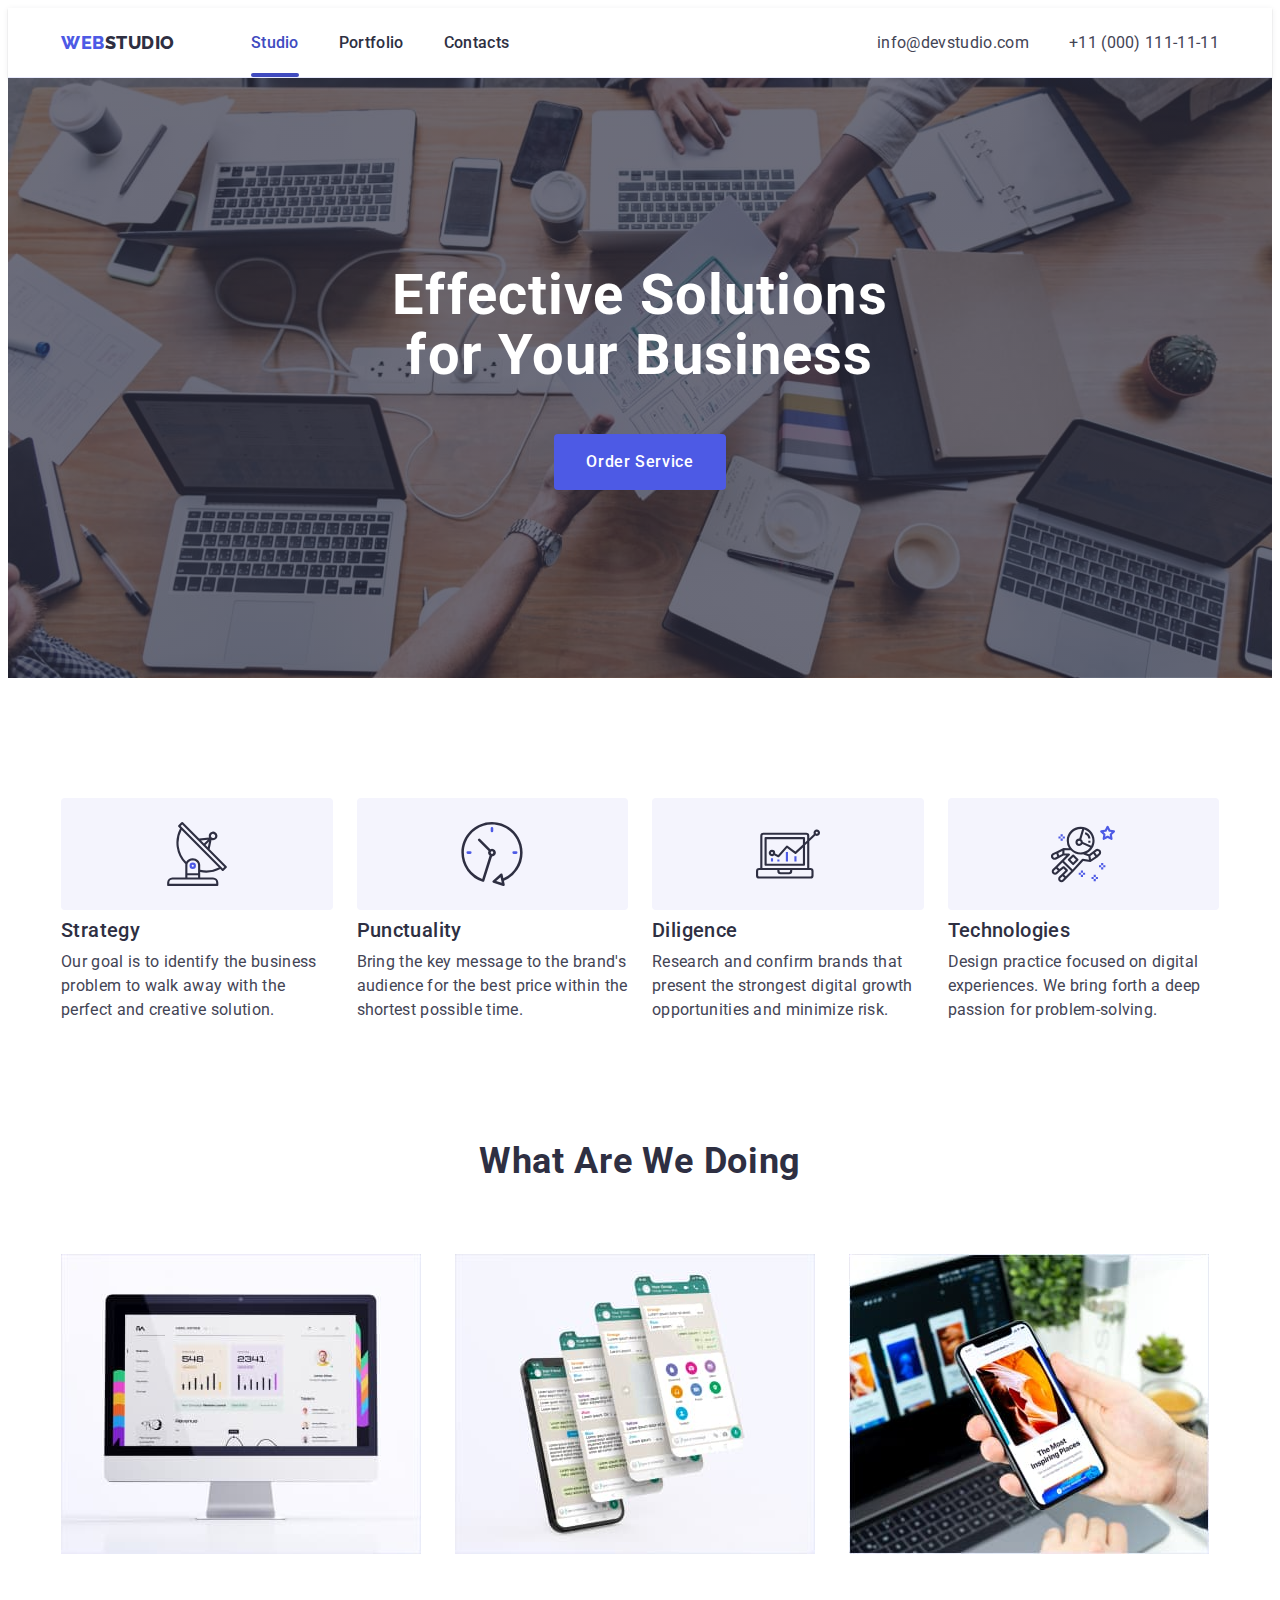
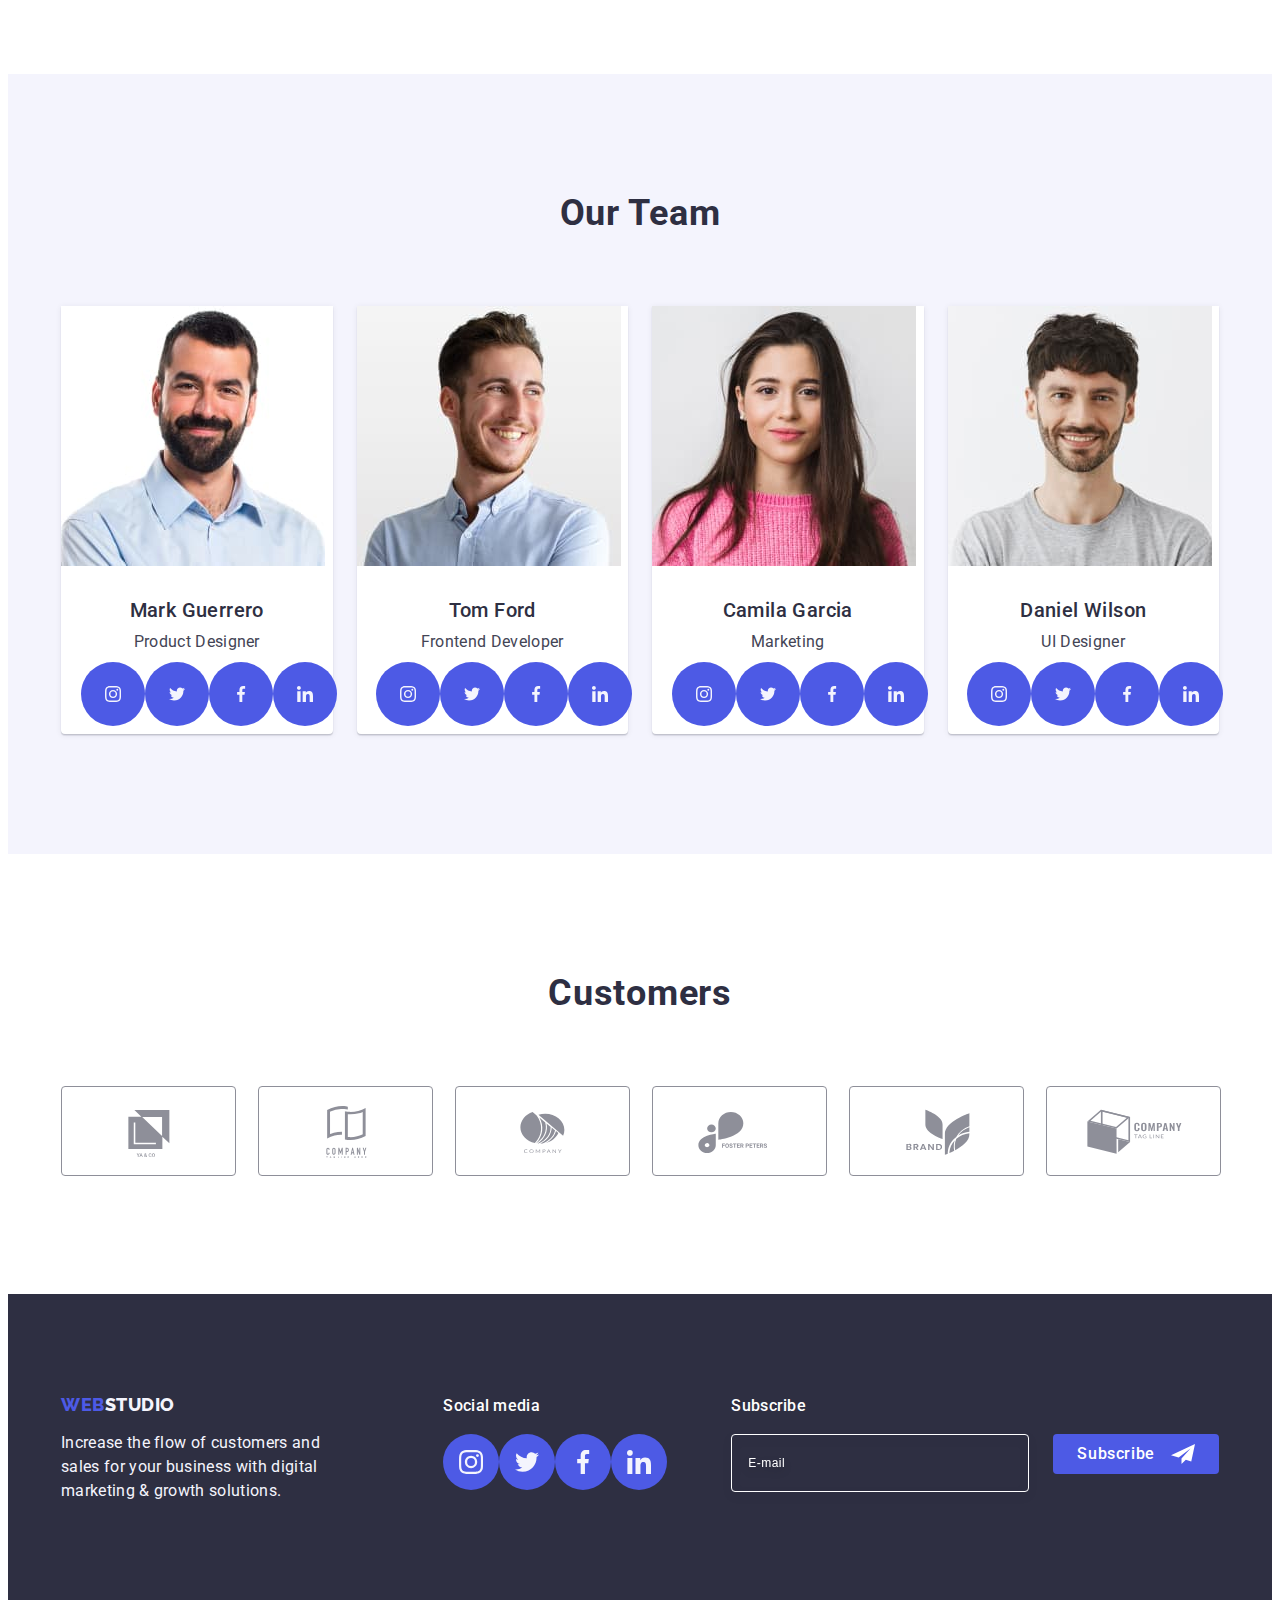
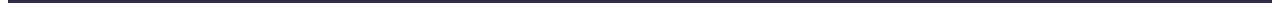
<file: index.html>
<!DOCTYPE html>
<html lang="en">
	<head>
		<meta charset="UTF-8" />
		<meta http-equiv="X-UA-Compatible" content="IE=edge" />
		<meta name="viewport" content="width=device-width, initial-scale=1.0" />
		<link rel="preconnect" href="https://fonts.googleapis.com" />
		<link rel="preconnect" href="https://fonts.gstatic.com" crossorigin />
		<link
			href="https://fonts.googleapis.com/css2?family=Raleway:wght@800&family=Roboto:wght@400;500;700;900&display=swap"
			rel="stylesheet"
		/>
		<title>Web Studio</title>
		<link
			rel="stylesheet"
			href="https://cdnjs.cloudflare.com/ajax/libs/modern-normalize/2.0.0/modern-normalize.min.css"
			integrity="sha512-4xo8blKMVCiXpTaLzQSLSw3KFOVPWhm/TRtuPVc4WG6kUgjH6J03IBuG7JZPkcWMxJ5huwaBpOpnwYElP/m6wg=="
			crossorigin="anonymous"
			referrerpolicy="no-referrer"
		/>
		<link rel="stylesheet" href="./css/style.css" />
	</head>
	<body>
		<!-- HEADER -->
		<header class="header">
			<div class="container header-container">
				<nav class="header-navigation">
					<a class="header-logo logo link" href="./index.html">Web<span class="logo-color">Studio</span></a>
					<ul class="header-menu list">
						<li class="header-menu-item">
							<a class="header-menu-link link current-line" href="./index.html">Studio</a>
						</li>
						<li class="header-menu-item">
							<a class="header-menu-link link" href="./portfolio.html">Portfolio</a>
						</li>
						<li class="header-menu-item">
							<a class="header-menu-link link" href="">Contacts</a>
						</li>
					</ul>
				</nav>
				<address class="header-contacts">
					<ul class="header-contacts-list list">
						<li class="header-contacts-list-item">
							<a class="header-contacts-link link" href="mailto:info@devstudio.com">info@devstudio.com</a>
						</li>
						<li class="contacts-list-item">
							<a class="header-contacts-link link" href="tel:+110001111111">+11 (000) 111-11-11</a>
						</li>
					</ul>
				</address>
			</div>
		</header>

		<!-- MAIN -->
		<main>
			<!-- SECTION HERO`S -->
			<section class="heros">
				<div class="container heros-container">
					<h1 class="heros-title">Effective Solutions for Your Business</h1>
					<button class="heros-button" type="button" data-modal-open>Order Service</button>
				</div>
			</section>

			<!-- SECTION DIGNYTY -->
			<section class="dignity">
				<div class="container">
					<h2 class="visually-hidden">Dignity</h2>
					<ul class="dignity-list list">
						<li class="dignity-list-item">
							<div class="dignity-list-icon">
								<svg class="dignity-icon" width="64" height="64">
									<use href="./images/icons.svg#icon-antenna"></use>
								</svg>
							</div>
							<h3 class="dignity-sub-title">Strategy</h3>
							<p class="dignity-item-paragraph">
								Our goal is to identify the business problem to walk away with the perfect and creative solution.
							</p>
						</li>
						<li class="dignity-list-item">
							<div class="dignity-list-icon">
								<svg class="dignity-icon" width="64" height="64">
									<use href="./images/icons.svg#icon-clock"></use>
								</svg>
							</div>
							<h3 class="dignity-sub-title">Punctuality</h3>
							<p class="dignity-item-paragraph">
								Bring the key message to the brand's audience for the best price within the shortest possible time.
							</p>
						</li>
						<li class="dignity-list-item">
							<div class="dignity-list-icon">
								<svg class="dignity-icon" width="64" height="64">
									<use href="./images/icons.svg#icon-diagram"></use>
								</svg>
							</div>
							<h3 class="dignity-sub-title">Diligence</h3>
							<p class="dignity-item-paragraph">
								Research and confirm brands that present the strongest digital growth opportunities and minimize risk.
							</p>
						</li>
						<li class="dignity-list-item">
							<div class="dignity-list-icon">
								<svg class="dignity-icon" width="64" height="64">
									<use href="./images/icons.svg#icon-astronaut"></use>
								</svg>
							</div>
							<h3 class="dignity-sub-title">Technologies</h3>
							<p class="dignity-item-paragraph">
								Design practice focused on digital experiences. We bring forth a deep passion for problem-solving.
							</p>
						</li>
					</ul>
				</div>
			</section>

			<!-- SECTION DOING -->
			<section class="doing">
				<div class="container">
					<h2 class="doing-title">What are we doing</h2>
					<ul class="doing-list list">
						<li class="doing-list-item">
							<img src="./images/monitor.jpg" alt="Monitor" width="360" />
						</li>
						<li class="doing-list-item">
							<img src="./images/smartphone-screens.jpg" alt="Smartphone`s screens" width="360" />
						</li>
						<li class="doing-list-item">
							<img src="./images/smartphone-and-notebook.jpg" alt="Smartphone & notebook" width="360" />
						</li>
					</ul>
				</div>
			</section>

			<!-- SECTION TEAM -->
			<section class="team">
				<div class="container">
					<h2 class="team-title">Our Team</h2>
					<ul class="team-list list">
						<li class="team-list-item">
							<img src="./images/product-designer-photo.jpg" alt="Product Designer`s photo" width="264" />
							<div class="team-description">
								<h3 class="team-sub-title">Mark Guerrero</h3>
								<p class="team-paragraph">Product Designer</p>
								<ul class="team-social-list">
									<li class="team-social-item">
										<a class="team-social-link" href=""
											><svg class="team-social-icon" width="16" height="16">
												<use href="./images/icons.svg#icon-instagram"></use>
											</svg> </a
									></li>
									<li class="team-social-item"
										><a class="team-social-link" href=""
											><svg class="team-social-icon" width="16" height="16">
												<use href="./images/icons.svg#icon-twitter"></use>
											</svg> </a
									></li>
									<li class="team-social-item"
										><a class="team-social-link" href=""
											><svg class="team-social-icon" width="16" height="16">
												<use href="./images/icons.svg#icon-facebook"></use>
											</svg> </a
									></li>
									<li class="team-social-item"
										><a class="team-social-link" href=""
											><svg class="team-social-icon" width="16" height="16">
												<use href="./images/icons.svg#icon-linkedin"></use>
											</svg> </a
									></li>
								</ul>
							</div>
						</li>
						<li class="team-list-item">
							<img src="./images/frontend-developer-photo.jpg" alt="Frontend Developer`s photo" width="264" />
							<div class="team-description">
								<h3 class="team-sub-title">Tom Ford</h3>
								<p class="team-paragraph">Frontend Developer</p>
								<ul class="team-social-list">
									<li class="team-social-item">
										<a class="team-social-link" href=""
											><svg class="team-social-icon" width="16" height="16">
												<use href="./images/icons.svg#icon-instagram"></use>
											</svg>
										</a> </li
									><li class="team-social-item"
										><a class="team-social-link" href=""
											><svg class="team-social-icon" width="16" height="16">
												<use href="./images/icons.svg#icon-twitter"></use>
											</svg> </a
									></li>
									<li class="team-social-item"
										><a class="team-social-link" href=""
											><svg class="team-social-icon" width="16" height="16">
												<use href="./images/icons.svg#icon-facebook"></use>
											</svg> </a
									></li>
									<li class="team-social-item"
										><a class="team-social-link" href=""
											><svg class="team-social-icon" width="16" height="16">
												<use href="./images/icons.svg#icon-linkedin"></use>
											</svg> </a
									></li>
								</ul>
							</div>
						</li>
						<li class="team-list-item">
							<img src="./images/marketing-photo.jpg" alt="Marketing`s photo" width="264" />
							<div class="team-description">
								<h3 class="team-sub-title">Camila Garcia</h3>
								<p class="team-paragraph">Marketing</p>
								<ul class="team-social-list">
									<li class="team-social-item">
										<a class="team-social-link" href=""
											><svg class="team-social-icon" width="16" height="16">
												<use href="./images/icons.svg#icon-instagram"></use>
											</svg>
										</a> </li
									><li class="team-social-item"
										><a class="team-social-link" href=""
											><svg class="team-social-icon" width="16" height="16">
												<use href="./images/icons.svg#icon-twitter"></use>
											</svg> </a
									></li>
									<li class="team-social-item"
										><a class="team-social-link" href=""
											><svg class="team-social-icon" width="16" height="16">
												<use href="./images/icons.svg#icon-facebook"></use>
											</svg> </a
									></li>
									<li class="team-social-item"
										><a class="team-social-link" href=""
											><svg class="team-social-icon" width="16" height="16">
												<use href="./images/icons.svg#icon-linkedin"></use>
											</svg>
										</a>
									</li>
								</ul>
							</div>
						</li>
						<li class="team-list-item">
							<img src="./images/ui-designer-photo.jpg" alt="UI Designer`s photo" width="264" />
							<div class="team-description">
								<h3 class="team-sub-title">Daniel Wilson</h3>
								<p class="team-paragraph">UI Designer</p>
								<ul class="team-social-list">
									<li class="team-social-item">
										<a class="team-social-link" href=""
											><svg class="team-social-icon" width="16" height="16">
												<use href="./images/icons.svg#icon-instagram"></use>
											</svg> </a
									></li>
									<li class="team-social-item"
										><a class="team-social-link" href=""
											><svg class="team-social-icon" width="16" height="16">
												<use href="./images/icons.svg#icon-twitter"></use>
											</svg> </a
									></li>
									<li class="team-social-item"
										><a class="team-social-link" href=""
											><svg class="team-social-icon" width="16" height="16">
												<use href="./images/icons.svg#icon-facebook"></use>
											</svg> </a
									></li>
									<li class="team-social-item"
										><a class="team-social-link" href=""
											><svg class="team-social-icon" width="16" height="16">
												<use href="./images/icons.svg#icon-linkedin"></use>
											</svg> </a
									></li>
								</ul>
							</div>
						</li>
					</ul>
				</div>
			</section>

			<!-- SECTION CUSTOMERS -->
			<section class="customers">
				<div class="container">
					<h2 class="customers-title">Customers</h2>
					<ul class="customers-list">
						<li class="customers-list-item">
							<a class="customers-item-link" href="">
								<svg class="customers-link-icon" width="104" height="56">
									<use href="./images/icons.svg#icon-logo-yaco"></use>
								</svg>
							</a>
						</li>
						<li class="customers-list-item">
							<a class="customers-item-link" href="">
								<svg class="customers-link-icon" width="104" height="56">
									<use href="./images/icons.svg#icon-logo-tagline"></use>
								</svg>
							</a>
						</li>
						<li class="customers-list-item">
							<a class="customers-item-link" href="">
								<svg class="customers-link-icon" width="104" height="56">
									<use href="./images/icons.svg#icon-logo-company"></use>
								</svg>
							</a>
						</li>
						<li class="customers-list-item">
							<a class="customers-item-link" href="">
								<svg class="customers-link-icon" width="104" height="56">
									<use href="./images/icons.svg#icon-logo-foster"></use>
								</svg>
							</a>
						</li>
						<li class="customers-list-item">
							<a class="customers-item-link" href="">
								<svg class="customers-link-icon" width="104" height="56">
									<use href="./images/icons.svg#icon-logo-brand"></use>
								</svg>
							</a>
						</li>
						<li class="customers-list-item">
							<a class="customers-item-link" href="">
								<svg class="customers-link-icon" width="104" height="56">
									<use href="./images/icons.svg#icon-logo-tag-line"></use>
								</svg>
							</a>
						</li>
					</ul>
				</div>
			</section>
		</main>

		<!-- FOOTER -->
		<footer class="footer">
			<div class="container footer-container">
				<div class="footer-content">
					<a class="footer-logo logo link" href="./index.html">Web<span class="footer-logo-color">Studio</span></a>
					<p class="footer-paragraph">
						Increase the flow of customers and sales for your business with digital marketing & growth solutions.
					</p>
				</div>
				<div class="footer-social">
					<p class="footer-social-paragraph">Social media</p>
					<ul class="footer-social-list">
						<li class="footer-social-item">
							<a class="footer-social-link" href="">
								<svg class="footer-social-icon" width="24" height="24">
									<use href="./images/icons.svg#icon-instagram"></use>
								</svg>
							</a>
						</li>
						<li class="footer-social-item">
							<a class="footer-social-link" href="">
								<svg class="footer-social-icon" width="24" height="24">
									<use href="./images/icons.svg#icon-twitter"></use>
								</svg>
							</a>
						</li>
						<li class="footer-social-item">
							<a class="footer-social-link" href="">
								<svg class="footer-social-icon" width="24" height="24">
									<use href="./images/icons.svg#icon-facebook"></use>
								</svg>
							</a>
						</li>
						<li class="footer-social-item">
							<a class="footer-social-link" href="">
								<svg class="footer-social-icon" width="24" height="24">
									<use href="./images/icons.svg#icon-linkedin"></use>
								</svg>
							</a>
						</li>
					</ul>
				</div>
				<div class="footer-subscribe">
					<p class="footer-subscribe-paragraph">Subscribe</p>
					<form class="footer-form">
						<label class="footer-form-label" for="footer-user-email" aria-label="user-email">
							<input
								class="footer-form-input"
								type="email"
								id="footer-user-email"
								name="footer-user-email"
								placeholder="E-mail"
								required
							/>
						</label>
						<button class="footer-form-button" type="submit"
							>Subscribe
							<svg class="telegram-icon" width="24" height="24">
								<use href="./images/icons.svg#icon-telegram"></use>
							</svg>
						</button>
					</form>
				</div>
			</div>
		</footer>

		<!-- BACKDROP -->
		<div class="backdrop is-hidden" data-modal>
			<div class="backdrop-modal">
				<button type="button" class="backdrop-modal-close" data-modal-close>
					<svg class="backdrop-modal-icon" width="8" height="8">
						<use href="./images/icons.svg#icon-close-black"></use>
					</svg>
				</button>
				<p class="modal-paragraph">Leave your contacts and we will call you back</p>
				<form class="modal-form">
					<div class="modal-form-field">
						<label for="user-name" class="modal-label">Name</label>
						<div class="modal-form-input">
							<input class="modal-input" type="text" id="user-name" name="user-name" required />
							<svg class="modal-input-icon" width="18" height="24">
								<use href="./images/icons.svg#icon-person"></use>
							</svg>
						</div>
					</div>
					<div class="modal-form-field">
						<label for="user-tel" class="modal-label">Phone</label>
						<div class="modal-form-input">
							<input class="modal-input" type="tel" id="user-tel" name="user-tel" />
							<svg class="modal-input-icon" width="18" height="24">
								<use href="./images/icons.svg#icon-phone"></use>
							</svg>
						</div>
					</div>
					<div class="modal-form-field">
						<label for="user-email" class="modal-label">Email</label>
						<div class="modal-form-input">
							<input class="modal-input" type="email" id="user-email" name="user-email" required />
							<svg class="modal-input-icon" width="18" height="24">
								<use href="./images/icons.svg#icon-email"></use>
							</svg>
						</div>
					</div>
					<div class="modal-form-field">
						<label for="user-comment" class="modal-label">Comment</label>
						<textarea
							class="modal-input modal-text"
							id="user-comment"
							placeholder="Text input"
							name="user-comment"
							required
						></textarea>
					</div>
					<div class="modal-form-field checkbox-wrap">
						<input
							class="modal-checkbox visually-hidden"
							type="checkbox"
							name="user-privacy"
							id="user-privacy"
							value="true"
						/>
						<label class="modal-label-checkbox" for="user-privacy">
							<span class="modal-checkbox-icon">
								<svg class="icon-checkbox" width="10" height="8">
									<use href="./images/icons.svg#icon-checkbox"></use>
								</svg>
							</span>
							I accept the terms and conditions of the <a class="modal-label-link" href="">Privacy Policy</a></label
						>
					</div>
					<button class="modal-button" type="submit">Send</button>
				</form>
			</div>
		</div>
		<script src="./js/modal.js"></script>
	</body>
</html>
</file>
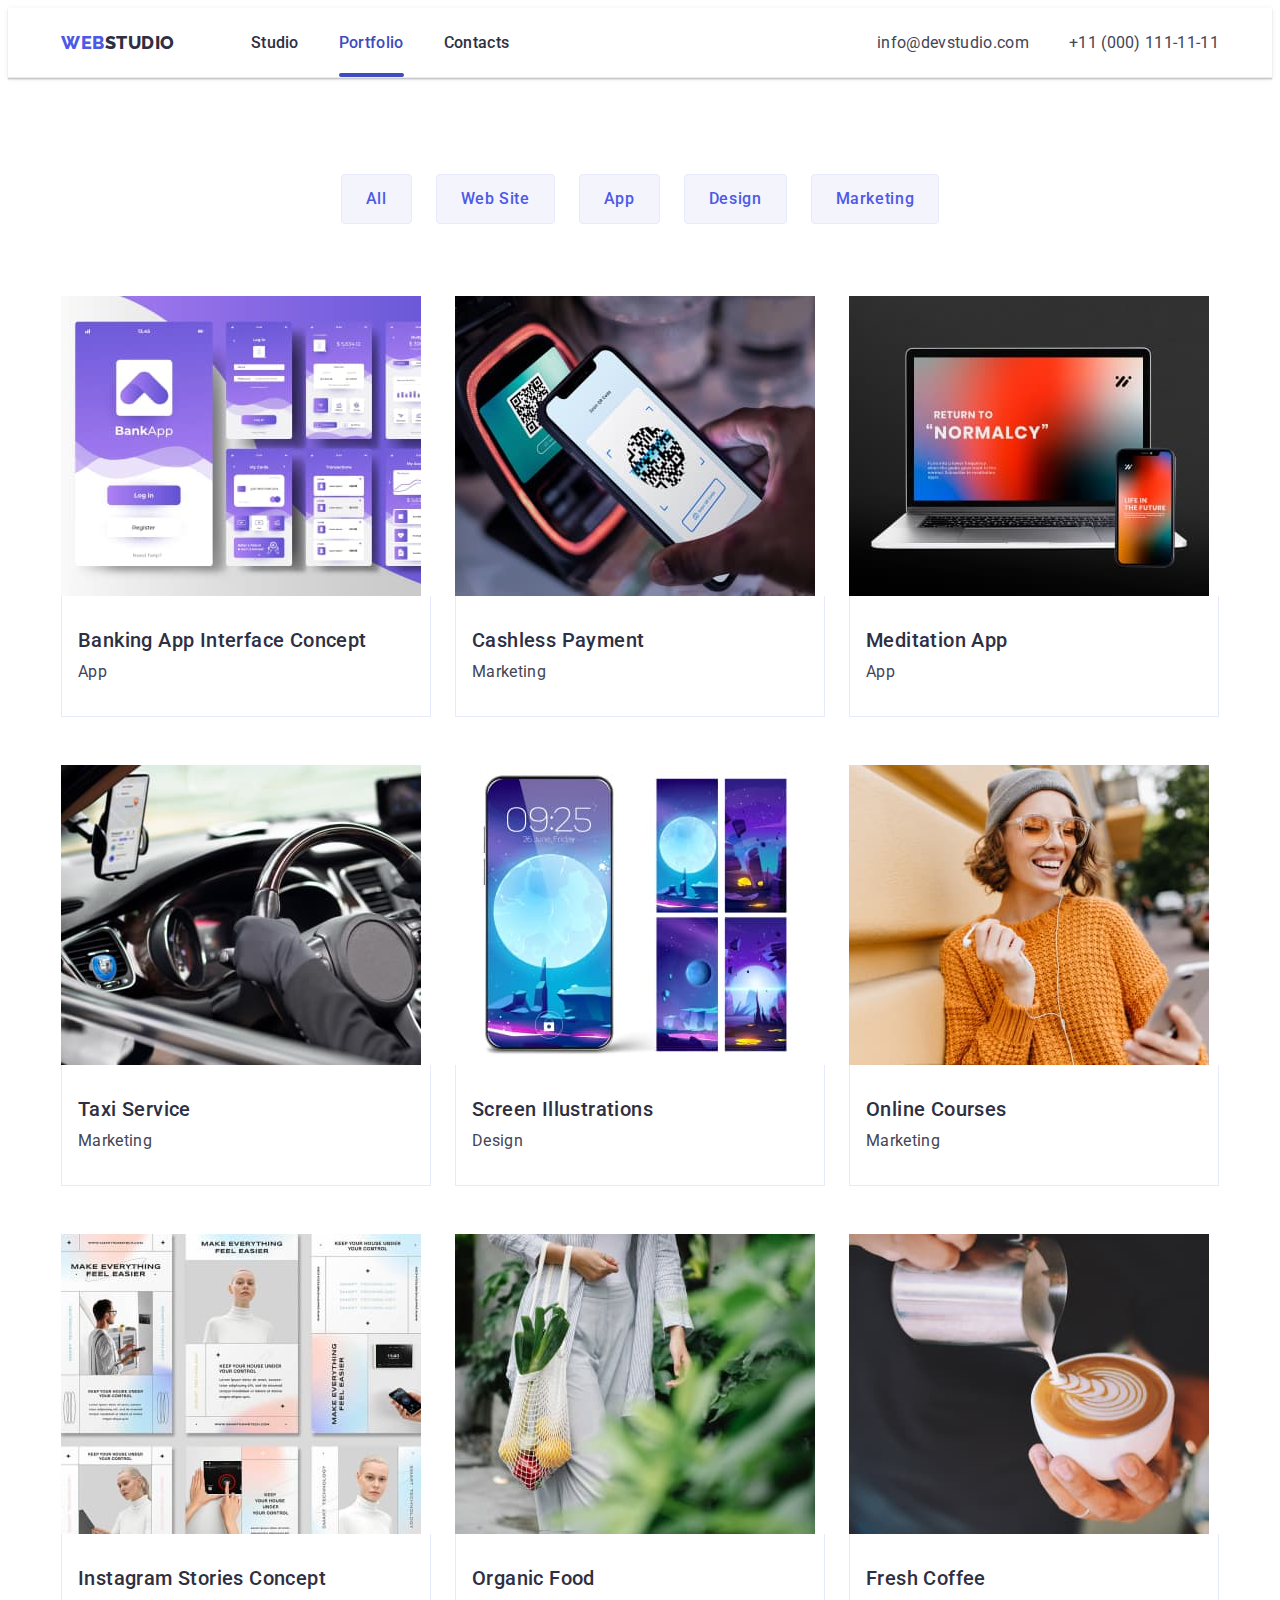
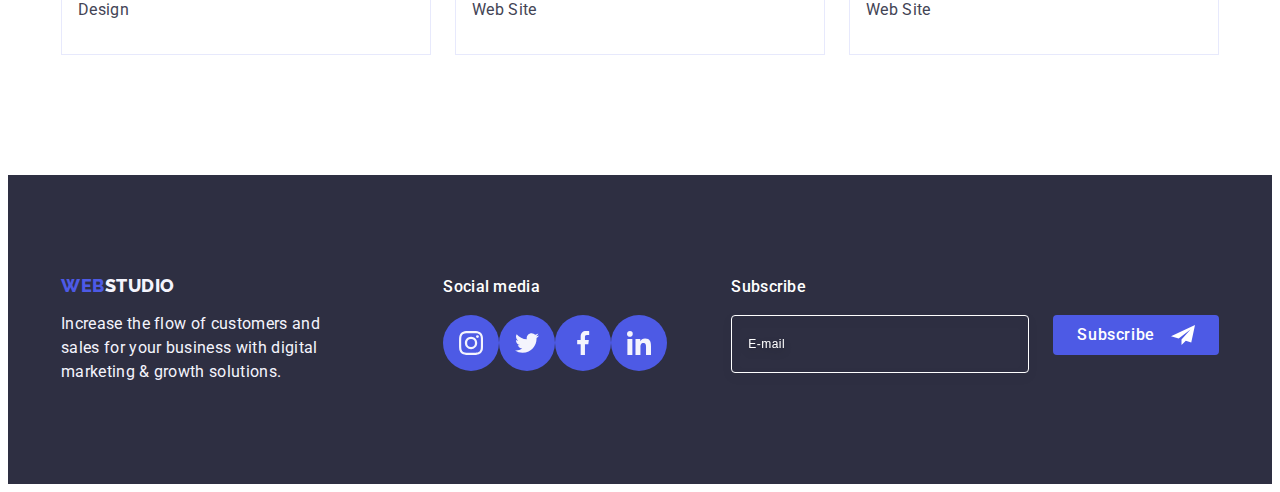
<file: portfolio.html>
<!DOCTYPE html>
<html lang="en">
	<head>
		<meta charset="UTF-8" />
		<meta http-equiv="X-UA-Compatible" content="IE=edge" />
		<meta name="viewport" content="width=device-width, initial-scale=1.0" />
		<link rel="preconnect" href="https://fonts.googleapis.com" />
		<link rel="preconnect" href="https://fonts.gstatic.com" crossorigin />
		<link
			href="https://fonts.googleapis.com/css2?family=Raleway:wght@800&family=Roboto:wght@400;500;700;900&display=swap"
			rel="stylesheet"
		/>
		<title>Web Studio</title>
		<link
			rel="stylesheet"
			href="https://cdnjs.cloudflare.com/ajax/libs/modern-normalize/2.0.0/modern-normalize.min.css"
			integrity="sha512-4xo8blKMVCiXpTaLzQSLSw3KFOVPWhm/TRtuPVc4WG6kUgjH6J03IBuG7JZPkcWMxJ5huwaBpOpnwYElP/m6wg=="
			crossorigin="anonymous"
			referrerpolicy="no-referrer"
		/>
		<link rel="stylesheet" href="./css/style.css" />
	</head>
	<body>
		<!-- HEADER -->
		<header class="header">
			<div class="container header-container">
				<nav class="header-navigation">
					<a class="header-logo logo link" href="./index.html">Web<span class="logo-color">Studio</span></a>
					<ul class="header-menu list">
						<li class="header-menu-item">
							<a class="header-menu-link link" href="./index.html">Studio</a>
						</li>
						<li class="header-menu-item">
							<a class="header-menu-link link current-line" href="./portfolio.html">Portfolio</a>
						</li>
						<li class="header-menu-item">
							<a class="header-menu-link link" href="">Contacts</a>
						</li>
					</ul>
				</nav>
				<address class="header-contacts">
					<ul class="header-contacts-list list">
						<li class="header-contacts-list-item">
							<a class="header-contacts-link link" href="mailto:info@devstudio.com">info@devstudio.com</a>
						</li>
						<li class="contacts-list-item">
							<a class="header-contacts-link link" href="tel:+110001111111">+11 (000) 111-11-11</a>
						</li>
					</ul>
				</address>
			</div>
		</header>

		<!-- MAIN -->
		<main>
			<!-- SECTION FILTER&RESULT -->
			<section class="filter-and-result">
				<div class="container">
					<h1 class="visually-hidden">Filter</h1>
					<ul class="filter-list list">
						<li class="filter-list-item">
							<button class="filter-button" type="button">All</button>
						</li>
						<li class="filter-list-item">
							<button class="filter-button" type="button">Web Site</button>
						</li>
						<li class="filter-list-item">
							<button class="filter-button" type="button">App</button>
						</li>
						<li class="filter-list-item">
							<button class="filter-button" type="button">Design</button>
						</li>
						<li class="filter-list-item">
							<button class="filter-button" type="button">Marketing</button>
						</li>
					</ul>

					<ul class="result-list list">
						<li class="result-list-item">
							<a class="result-list-link link" href="#">
								<div class="result-list-cover-box">
									<img src="./images/banking-app-interface.jpg" alt="Banking App Interface" width="360" height="300" />
									<p class="result-list-cover-text">
										14 Stylish and User-Friendly App Design Concepts · Task Manager App · Calorie Tracker App · Exotic
										Fruit Ecommerce App · Cloud Storage App
									</p>
								</div>
								<div class="description-cards">
									<h2 class="result-sub-title"> Banking App Interface Concept </h2>
									<p class="result-paragraph">App</p>
								</div>
							</a>
						</li>
						<li class="result-list-item">
							<a class="result-list-link link" href="#"
								><div class="result-list-cover-box">
									<img src="./images/cashless-payment.jpg" alt="Cashless Payment" width="360" height="300" />
									<p class="result-list-cover-text"
										>14 Stylish and User-Friendly App Design Concepts · Task Manager App · Calorie Tracker App · Exotic
										Fruit Ecommerce App · Cloud Storage App</p
									>
								</div>
								<div class="description-cards">
									<h2 class="result-sub-title">Cashless Payment</h2>
									<p class="result-paragraph">Marketing</p>
								</div>
							</a>
						</li>
						<li class="result-list-item">
							<a class="result-list-link link" href="#"
								><div class="result-list-cover-box">
									<img src="./images/meditation-app.jpg" alt="Meditation App" width="360" height="300" />
									<p class="result-list-cover-text"
										>14 Stylish and User-Friendly App Design Concepts · Task Manager App · Calorie Tracker App · Exotic
										Fruit Ecommerce App · Cloud Storage App</p
									>
								</div>
								<div class="description-cards">
									<h2 class="result-sub-title">Meditation App</h2>
									<p class="result-paragraph">App</p>
								</div>
							</a>
						</li>
						<li class="result-list-item">
							<a class="result-list-link link" href="#"
								><div class="result-list-cover-box">
									<img src="./images/taxi-service.jpg" alt="Taxi Service" width="360" height="300" />
									<p class="result-list-cover-text"
										>14 Stylish and User-Friendly App Design Concepts · Task Manager App · Calorie Tracker App · Exotic
										Fruit Ecommerce App · Cloud Storage App</p
									>
								</div>
								<div class="description-cards">
									<h2 class="result-sub-title">Taxi Service</h2>
									<p class="result-paragraph">Marketing</p>
								</div>
							</a>
						</li>
						<li class="result-list-item">
							<a class="result-list-link link" href="#"
								><div class="result-list-cover-box">
									<img src="./images/screen-illustrations.jpg" alt="Screen Illustrations" width="360" height="300" />
									<p class="result-list-cover-text"
										>14 Stylish and User-Friendly App Design Concepts · Task Manager App · Calorie Tracker App · Exotic
										Fruit Ecommerce App · Cloud Storage App</p
									>
								</div>
								<div class="description-cards">
									<h2 class="result-sub-title">Screen Illustrations</h2>
									<p class="result-paragraph">Design</p>
								</div>
							</a>
						</li>
						<li class="result-list-item">
							<a class="result-list-link link" href="#"
								><div class="result-list-cover-box">
									<img src="./images/online-courses.jpg" alt="Online Courses" width="360" height="300" />
									<p class="result-list-cover-text"
										>14 Stylish and User-Friendly App Design Concepts · Task Manager App · Calorie Tracker App · Exotic
										Fruit Ecommerce App · Cloud Storage App</p
									>
								</div>
								<div class="description-cards">
									<h2 class="result-sub-title">Online Courses</h2>
									<p class="result-paragraph">Marketing</p>
								</div>
							</a>
						</li>
						<li class="result-list-item">
							<a class="result-list-link link" href="#"
								><div class="result-list-cover-box">
									<img
										src="./images/instargam-stories-concept.jpg"
										alt="Instargam Stories Concept"
										width="360"
										height="300"
									/>
									<p class="result-list-cover-text"
										>14 Stylish and User-Friendly App Design Concepts · Task Manager App · Calorie Tracker App · Exotic
										Fruit Ecommerce App · Cloud Storage App</p
									>
								</div>
								<div class="description-cards">
									<h2 class="result-sub-title">Instagram Stories Concept</h2>
									<p class="result-paragraph">Design</p>
								</div>
							</a>
						</li>
						<li class="result-list-item">
							<a class="result-list-link link" href="#">
								<div class="result-list-cover-box">
									<img src="./images/organic-food.jpg" alt="Organic Food" width="360" height="300" />
									<p class="result-list-cover-text"
										>14 Stylish and User-Friendly App Design Concepts · Task Manager App · Calorie Tracker App · Exotic
										Fruit Ecommerce App · Cloud Storage App</p
									>
								</div>
								<div class="description-cards">
									<h2 class="result-sub-title">Organic Food</h2>
									<p class="result-paragraph">Web Site</p>
								</div>
							</a>
						</li>
						<li class="result-list-item">
							<a class="result-list-link link" href="#"
								><div class="result-list-cover-box">
									<img src="./images/fresh-coffee.jpg" alt="Fresh Coffee" width="360" height="300" />
									<p class="result-list-cover-text"
										>14 Stylish and User-Friendly App Design Concepts · Task Manager App · Calorie Tracker App · Exotic
										Fruit Ecommerce App · Cloud Storage App</p
									>
								</div>
								<div class="description-cards">
									<h2 class="result-sub-title">Fresh Coffee</h2>
									<p class="result-paragraph">Web Site</p>
								</div>
							</a>
						</li>
					</ul>
				</div>
			</section>
		</main>

		<!-- FOOTER -->
		<footer class="footer">
			<div class="container footer-container">
				<div class="footer-content">
					<a class="footer-logo logo link" href="./index.html">Web<span class="footer-logo-color">Studio</span></a>
					<p class="footer-paragraph">
						Increase the flow of customers and sales for your business with digital marketing & growth solutions.
					</p>
				</div>
				<div class="footer-social">
					<p class="footer-social-paragraph">Social media</p>
					<ul class="footer-social-list">
						<li class="footer-social-item">
							<a class="footer-social-link" href="">
								<svg class="footer-social-icon" width="24" height="24">
									<use href="./images/icons.svg#icon-instagram"></use>
								</svg>
							</a>
						</li>
						<li class="footer-social-item">
							<a class="footer-social-link" href="">
								<svg class="footer-social-icon" width="24" height="24">
									<use href="./images/icons.svg#icon-twitter"></use>
								</svg>
							</a>
						</li>
						<li class="footer-social-item">
							<a class="footer-social-link" href="">
								<svg class="footer-social-icon" width="24" height="24">
									<use href="./images/icons.svg#icon-facebook"></use>
								</svg>
							</a>
						</li>
						<li class="footer-social-item">
							<a class="footer-social-link" href="">
								<svg class="footer-social-icon" width="24" height="24">
									<use href="./images/icons.svg#icon-linkedin"></use>
								</svg>
							</a>
						</li>
					</ul>
				</div>
				<div class="footer-subscribe">
					<p class="footer-subscribe-paragraph">Subscribe</p>
					<form class="footer-form">
						<label class="footer-form-label" for="footer-user-email" aria-label="user-email">
							<input
								class="footer-form-input"
								type="email"
								id="footer-user-email"
								name="footer-user-email"
								placeholder="E-mail"
								required
							/>
						</label>
						<button class="footer-form-button" type="submit"
							>Subscribe
							<svg class="telegram-icon" width="24" height="24">
								<use href="./images/icons.svg#icon-telegram"></use>
							</svg>
						</button>
					</form>
				</div>
			</div>
		</footer>
	</body>
</html>
</file>
<file: css/style.css>
/* -- GLOBAL RESET -- */

p,
h1,
h2,
h3,
h4,
h5,
h6 {
	margin-top: 0;
	margin-bottom: 0;
}

a {
	text-decoration: none;
}

ul {
	list-style-type: none;
	margin-top: 0;
	margin-bottom: 0;
	padding-left: 0;
}

img {
	display: block;
	max-width: 100%;
	height: auto;
}

.visually-hidden {
	position: absolute;
	width: 1px;
	height: 1px;
	margin: -1px;
	border: 0;
	padding: 0;
	white-space: nowrap;
	clip-path: inset(100%);
	clip: rect(0 0 0 0);
	overflow: hidden;
}

/* -- GLOBAL STYLE -- */

body {
	font-family: "Roboto", sans-serif;
	color: var(--text);
	background-color: var(--white-background);
}

.link {
	text-decoration: none;
}

.list {
	list-style-type: none;
}

.logo {
	font-family: "Raleway", sans-serif;
	font-weight: 800;
	font-size: 18px;
	line-height: 1.17;
	letter-spacing: 0.03em;
	text-transform: uppercase;
	color: var(--primary-brand);
}

:root {
	--primary-brand: #4d5ae5;
	--text: #434455;
	--white-background: #ffffff;
	--hero-background: #2e2f42;
	--pressed-state: #404bbf;
	--light: #f4f4fd;
	--background-icon: #8e8f99;
}

/* -- INDEX STYLE PAGE -- */
/* -- HEADER -- */

.header {
	border-bottom: 1px solid #e7e9fc;
	box-shadow: 0px 2px 1px rgba(46, 47, 66, 0.08), 0px 1px 1px rgba(46, 47, 66, 0.16), 0px 1px 6px rgba(46, 47, 66, 0.08);
}

.container {
	max-width: 1158px;
	padding-left: 15px;
	padding-right: 15px;
	margin: 0 auto;
}

.header-container {
	display: flex;
	align-items: center;
}

.header-navigation {
	display: flex;
	align-items: center;
	flex-grow: 1;
}

.header-logo {
	padding: 24px 0;
	margin-right: 76px;
	outline: transparent;
}

.logo-color {
	color: var(--hero-background);
}

.header-menu {
	display: flex;
}

.header-menu-item:not(:last-child),
.header-contacts-list-item:not(:last-child) {
	margin-right: 40px;
}

.header-menu-link {
	font-weight: 500;
	line-height: 1.5;
	letter-spacing: 0.02em;
	padding: 24px 0;
	color: var(--hero-background);
	transition-property: color;
	transition-duration: 250ms;
	transition-timing-function: cubic-bezier(0.4, 0, 0.2, 1);
	outline: transparent;
}

.header-menu-link:hover,
.header-menu-link:focus {
	color: var(--pressed-state);
}

.current-line {
	color: var(--pressed-state);
	position: relative;
}

.current-line::after {
	content: "";
	position: absolute;
	left: 0;
	bottom: -1px;
	width: 100%;
	height: 4px;
	background-color: var(--pressed-state);
	border-radius: 2px;
	transition-property: background-color;
	transition-duration: 250ms;
	transition-timing-function: cubic-bezier(0.4, 0, 0.2, 1);
}

.current-line::after:hover,
.current-line::after:focus {
	background-color: var(--pressed-state);
}

.header-contacts {
	font-style: normal;
	line-height: 1.5;
	letter-spacing: 0.02em;
	color: var(--text);
}

.header-contacts-list {
	display: flex;
}

.header-contacts-link {
	padding: 24px 0;
	color: var(--text);
	transition-property: color;
	transition-duration: 250ms;
	transition-timing-function: cubic-bezier(0.4, 0, 0.2, 1);
	outline: transparent;
}

.header-contacts-link:hover,
.header-contacts-link:focus {
	color: var(--pressed-state);
}

/* -- MAIN -- */
/* -- SECTION HERO`S -- */

.heros {
	max-width: 1440px;
	background-color: var(--hero-background);
	background-image: linear-gradient(rgba(46, 47, 66, 0.7), rgba(46, 47, 66, 0.7)), url(../images/bg-hero.jpg);
	background-repeat: no-repeat;
	background-position: center;
	background-size: cover;
}

.heros-container {
	padding-top: 188px;
	padding-bottom: 188px;
}

.heros-title {
	max-width: 496px;
	font-size: 56px;
	line-height: 1.07;
	letter-spacing: 0.02em;
	color: var(--white-background);
	text-align: center;
	margin-left: auto;
	margin-right: auto;
	margin-bottom: 48px;
}

.heros-button {
	min-width: 169px;
	display: block;
	margin: 0 auto;
	padding: 16px 32px;
	font-family: inherit;
	font-size: 16px;
	font-weight: 500;
	line-height: 1.5;
	letter-spacing: 0.04em;
	color: var(--white-background);
	background-color: var(--primary-brand);
	cursor: pointer;
	border: none;
	border-radius: 4px;
	transition-property: background-color;
	transition-duration: 250ms;
	transition-timing-function: cubic-bezier(0.4, 0, 0.2, 1);
	outline: transparent;
}

.heros-button:hover,
.heros-button:focus {
	background-color: var(--pressed-state);
}

/* -- SECTION DIGNYTY -- */

.dignity {
	padding-top: 120px;
	padding-bottom: 120px;
}
.dignity-list {
	display: flex;
	gap: 24px;
}

.dignity-list-item {
	width: calc((100% - (24px * 3)) / 4);
}

.dignity-list-icon {
	width: 100%;
	height: 112px;
	display: flex;
	justify-content: center;
	align-items: center;
	background-color: var(--light);
	border-radius: 4px;
	margin-bottom: 8px;
}

.dignity-sub-title {
	font-weight: 500;
	font-size: 20px;
	line-height: 1.2;
	letter-spacing: 0.02em;
	color: var(--hero-background);
	margin-bottom: 8px;
}

.dignity-item-paragraph {
	line-height: 1.5;
	letter-spacing: 0.02em;
	color: var(--text);
}

/* -- SECTION DOING -- */

.doing {
	padding-bottom: 120px;
}

.doing-title {
	margin: 0 auto;
	margin-bottom: 72px;
	font-size: 36px;
	line-height: 1.11;
	letter-spacing: 0.02em;
	text-transform: capitalize;
	color: var(--hero-background);
	text-align: center;
}

.doing-list {
	display: flex;
	gap: 24px;
}

.doing-list-item {
	width: calc((100% - (24px * 2)) / 3);
}

/* -- SECTION TEAM -- */

.team {
	background-color: var(--light);
	padding-top: 120px;
	padding-bottom: 120px;
}

.team-title {
	font-size: 36px;
	margin-bottom: 72px;
	line-height: 1.11;
	letter-spacing: 0.02em;
	text-transform: capitalize;
	color: var(--hero-background);
	text-align: center;
}

.team-list {
	display: flex;
	gap: 24px;
}

.team-list-item {
	width: calc((100% - (24px * 3)) / 4);
	border-radius: 0px 0px 4px 4px;
	box-shadow: 0px 1px 6px rgba(46, 47, 66, 0.08), 0px 1px 1px rgba(46, 47, 66, 0.16), 0px 2px 1px rgba(46, 47, 66, 0.08);
}

.team-description {
	padding: 32px 0;
}

.team-sub-title {
	font-weight: 500;
	font-size: 20px;
	line-height: 1.2;
	letter-spacing: 0.02em;
	color: var(--hero-background);
	text-align: center;
	margin-bottom: 8px;
}

.team-paragraph {
	margin-bottom: 8px;
}

.team-social-list {
	display: flex;
	justify-content: center;
	gap: 24px;
}

.team-social-item {
	width: 40px;
	height: 40px;
}

.team-social-link {
	width: 100%;
	height: 100%;
	display: flex;
	align-items: center;
	justify-content: center;
	padding: 12px;
	background-color: var(--primary-brand);
	border-radius: 50%;
	transition-property: background-color;
	transition-duration: 250ms;
	transition-timing-function: cubic-bezier(0.4, 0, 0.2, 1);
	outline: transparent;
}

.team-social-link:hover,
.team-social-link:focus {
	background-color: var(--pressed-state);
}

.team-social-icon {
	fill: var(--light);
}

.team-list-item {
	background-color: var(--white-background);
}

.team-paragraph {
	line-height: 1.5;
	letter-spacing: 0.02em;
	color: var(--text);
	text-align: center;
}

/* -- SECTION CUSTOMERS -- */

.customers {
	padding-top: 120px;
	padding-bottom: 120px;
}

.customers-title {
	font-size: 36px;
	line-height: 1.11;
	letter-spacing: 0.02em;
	text-align: center;
	margin-bottom: 72px;
	color: var(--hero-background);
}

.customers-list {
	display: flex;
	gap: 24px;
}

.customers-list-item {
	height: 88px;
	width: calc((100% - (5 * 24px)) / 6);
}

.customers-item-link {
	width: 100%;
	height: 100%;
	display: flex;
	justify-content: center;
	align-items: center;
	color: var(--background-icon);
	border: 1px solid var(--background-icon);
	border-radius: 4px;
	transition-property: border-color, color;
	transition-duration: 250ms;
	transition-timing-function: cubic-bezier(0.4, 0, 0.2, 1);
	outline: transparent;
}

.customers-item-link:hover,
.customers-item-link:focus {
	border-color: var(--pressed-state);
	color: var(--pressed-state);
}

.customers-link-icon {
	fill: currentColor;
	transition-property: fill;
	transition-duration: 250ms;
	transition-timing-function: cubic-bezier(0.4, 0, 0.2, 1);
}

.customers-item-link:hover .customers-link-icon {
	fill: var(--pressed-state);
}

/* -- FOOTER -- */

.footer {
	background-color: var(--hero-background);
	padding: 100px 0px;
}

.footer-container {
	display: flex;
	align-items: baseline;
}

.footer-content {
	margin-right: 120px;
}

.footer-logo {
	display: inline-block;
	margin-bottom: 16px;
	outline: transparent;
}

.footer-logo-color {
	color: var(--light);
}

.footer-paragraph {
	max-width: 264px;
	color: var(--light);
	line-height: 1.5;
	letter-spacing: 0.02em;
}

.footer-social {
	margin-right: 80px;
}

.footer-social-paragraph {
	color: var(--white-background);
	font-weight: 500;
	line-height: 24px;
	letter-spacing: 0.02em;
	margin-bottom: 16px;
}

.footer-social-list {
	display: flex;
	gap: 16px;
}

.footer-social-link {
	display: flex;
	width: 100%;
	height: 100%;
	justify-content: center;
	align-items: center;
	padding: 8px;
	background-color: var(--primary-brand);
	border-radius: 50%;
	transition-property: background-color;
	transition-duration: 250ms;
	transition-timing-function: cubic-bezier(0.4, 0, 0.2, 1);
	outline: transparent;
}

.footer-social-link:hover,
.footer-social-link:focus {
	background-color: #31d0aa;
}

.footer-social-icon {
	fill: var(--light);
}

.footer-subscribe-paragraph {
	font-weight: 500;
	line-height: 1.5;
	letter-spacing: 0.02em;
	color: var(--white-background);
	margin-bottom: 16px;
}

.footer-form {
	display: flex;
	gap: 24px;
}

.footer-form-input {
	width: 264px;
	height: 40px;
	font-size: 12px;
	line-height: 1.5;
	letter-spacing: 0.04em;
	padding: 8px 16px;
	border: 1px solid var(--white-background);
	color: var(--white-background);
	border-radius: 4px;
	background-color: transparent;
	outline: transparent;
	filter: drop-shadow(0px 4px 4px rgba(0, 0, 0, 0.15));
}

.footer-form-input::placeholder {
	color: var(--white-background);
}

.footer-form-button {
	min-width: 165px;
	height: 40px;
	display: flex;
	justify-content: center;
	align-items: center;
	padding: 8px 24px;
	font-family: inherit;
	font-size: 16px;
	font-weight: 500;
	line-height: 1.5;
	letter-spacing: 0.04em;
	color: var(--white-background);
	background-color: var(--primary-brand);
	cursor: pointer;
	border: none;
	border-radius: 4px;
	outline: transparent;
}

.telegram-icon {
	margin-left: 16px;
	fill: var(--white-background);
}

/* -- BACKDROP -- */

.backdrop {
	width: 100%;
	height: 100%;
	background-color: rgba(46, 47, 66, 0.4);
	position: fixed;
	top: 0;
	transition-property: visibility, opacity;
	transition-duration: 250ms;
	transition-timing-function: cubic-bezier(0.4, 0, 0.2, 1);
}

.is-hidden {
	visibility: hidden;
	opacity: 0;
	pointer-events: none;
}

.backdrop-modal {
	position: absolute;
	top: 50%;
	left: 50%;
	padding: 72px 24px 24px 24px;
	transform: translate(-50%, -50%) scale(1);
	transition-property: transform;
	transition-duration: 250ms;
	transition-timing-function: cubic-bezier(0.4, 0, 0.2, 1);
	width: 408px;
	min-height: 584px;
	background: #fcfcfc;
	border-radius: 4px;
	box-shadow: 0px 1px 1px rgba(0, 0, 0, 0.14), 0px 1px 3px rgba(0, 0, 0, 0.12), 0px 2px 1px rgba(0, 0, 0, 0.2);
}

.backdrop.is-hidden .backdrop-modal {
	transform: translate(-50%, -50%) scale(0);
}

.backdrop-modal-close {
	display: flex;
	align-items: center;
	justify-content: center;
	padding: 0;
	position: absolute;
	top: 24px;
	right: 24px;
	width: 24px;
	height: 24px;
	border: 1px solid rgba(0, 0, 0, 0.1);
	border-radius: 50%;
	background-color: #e7e9fc;
	cursor: pointer;
	transition-property: background-color, border;
	transition-duration: 250ms;
	transition-timing-function: cubic-bezier(0.4, 0, 0.2, 1);
	outline: transparent;
}

.backdrop-modal-close:hover,
.backdrop-modal-close:focus {
	background-color: var(--pressed-state);
	border: none;
	fill: var(--white-background);
}

.backdrop-modal-icon {
	transition-property: fill;
	transition-duration: 250ms;
	transition-timing-function: cubic-bezier(0.4, 0, 0.2, 1);
	outline: transparent;
}

.backdrop-modal-icon:hover,
.backdrop-modal-icon:focus {
	fill: var(--white-background);
}

.modal-paragraph {
	text-align: center;
	font-weight: 500;
	line-height: 1.5;
	letter-spacing: 0.02em;
	color: var(--hero-background);
	margin-bottom: 16px;
}

.modal-label {
	display: block;
	font-size: 12px;
	line-height: 1.17;
	letter-spacing: 0.04em;
	color: var(--background-icon);
	margin-bottom: 4px;
}

.modal-form-field:not(:nth-child(4)) {
	margin-bottom: 8px;
}

.modal-form-field:nth-child(4) {
	margin-bottom: 16px;
}

.modal-form-input {
	position: relative;
}

.modal-input {
	width: 100%;
	height: 40px;
	padding: 0 38px;
	border: 1px solid rgba(46, 47, 66, 0.4);
	border-radius: 4px;
	background-color: transparent;
	transition-property: border-color;
	transition-duration: 250ms;
	transition-timing-function: cubic-bezier(0.4, 0, 0.2, 1);
	outline: transparent;
}

.modal-input:hover,
.modal-input:focus {
	border: 1px solid var(--primary-brand);
}

.modal-input-icon {
	position: absolute;
	left: 16px;
	top: 50%;
	transform: translateY(-50%);
	fill: var(--hero-background);
	transition-property: fill;
	transition-duration: 250ms;
	transition-timing-function: cubic-bezier(0.4, 0, 0.2, 1);
}

.modal-input:hover + .modal-input-icon,
.modal-input:focus + .modal-input-icon {
	fill: var(--primary-brand);
}

.modal-text {
	height: 120px;
	font-size: 12px;
	line-height: 1.17;
	letter-spacing: 0.04em;
	padding: 8px 16px;
	color: rgba(46, 47, 66, 0.4);
	resize: none;
}

.modal-text::placeholder {
	font-size: 12px;
	line-height: 1.17;
	letter-spacing: 0.04em;
	color: rgba(46, 47, 66, 0.4);
}

.checkbox-wrap {
	color: rgba(46, 47, 66, 0.4);
	transition-property: border-color;
	transition-duration: 250ms;
	transition-timing-function: cubic-bezier(0.4, 0, 0.2, 1);
}

.modal-checkbox {
	transition-property: background-color, border, fill;
	transition-duration: 250ms;
	transition-timing-function: cubic-bezier(0.4, 0, 0.2, 1);
}

.modal-form-field:nth-child(5) {
	margin-bottom: 24px;
}

.modal-checkbox:focus {
	outline: 1px solid var(--pressed-state);
}

.modal-checkbox:checked + .modal-label-checkbox span {
	background-color: var(--pressed-state);
	border: none;
	fill: var(--light);
}

.modal-label-checkbox {
	font-size: 12px;
	font-weight: 400;
	line-height: 1.17;
	letter-spacing: 0.04em;
	color: var(--background-icon);
	transition-property: border-color;
	transition-duration: 250ms;
	transition-timing-function: cubic-bezier(0.4, 0, 0.2, 1);
}

.modal-checkbox-icon {
	display: inline-flex;
	justify-content: center;
	align-items: center;
	width: 16px;
	height: 16px;
	border: 1px solid rgba(46, 47, 66, 0.4);
	border-radius: 2px;
	margin-right: 8px;
	fill: transparent;
	transition-property: background-color, border, fill;
	transition-duration: 250ms;
	transition-timing-function: cubic-bezier(0.4, 0, 0.2, 1);
}

.modal-label-link {
	line-height: 1.33;
	color: var(--primary-brand);
	text-decoration: underline;
	transition-property: outline;
	transition-duration: 250ms;
	transition-timing-function: cubic-bezier(0.4, 0, 0.2, 1);
	outline: transparent;
}

.modal-button {
	display: block;
	margin: 0 auto;
	min-width: 169px;
	height: 56px;
	color: var(--white-background);
	font-weight: 500;
	font-size: 16px;
	line-height: 1.5;
	letter-spacing: 0.04em;
	background-color: var(--primary-brand);
	border: none;
	border-radius: 4px;
	cursor: pointer;
	transition-property: background-color;
	transition-duration: 250ms;
	transition-timing-function: cubic-bezier(0.4, 0, 0.2, 1);
	outline: transparent;
}

.modal-button:hover,
.modal-button:focus {
	background-color: var(--pressed-state);
}

/* -- PORTFOLIO STYLE PAGE -- */
/* -- MAIN -- */
/* -- SECTION FILTER&RESULT -- */

.filter-and-result {
	padding-top: 96px;
	padding-bottom: 120px;
}

.filter-list {
	display: flex;
	justify-content: center;
	gap: 24px;
	margin-bottom: 72px;
}

.filter-button {
	padding: 12px 24px;
	border: 1px solid #e7e9fc;
	border-radius: 4px;
	font-family: inherit;
	font-size: 16px;
	font-weight: 500;
	line-height: 1.5;
	letter-spacing: 0.04em;
	color: var(--primary-brand);
	background-color: var(--light);
	cursor: pointer;
	transition-property: border-color, color, background-color, box-shadow;
	transition-duration: 250ms;
	transition-timing-function: cubic-bezier(0.4, 0, 0.2, 1);
	outline: transparent;
}

.filter-button:hover,
.filter-button:focus {
	border-color: #e7e9fc;
	color: var(--white-background);
	background-color: var(--pressed-state);
	box-shadow: 0px 3px 1px rgba(0, 0, 0, 0.1), 0px 2px 1px rgba(0, 0, 0, 0.08), 0px 2px 2px rgba(0, 0, 0, 0.12);
}

.result-list {
	display: flex;
	flex-wrap: wrap;
	gap: 48px 24px;
}

.result-list-item {
	width: calc((100% - (24px * 2)) / 3);
}

.result-list-link:hover .result-list-cover-text,
.result-list-link:focus .result-list-cover-text {
	transform: translateY(0);
}

.result-list-link {
	display: block;
	transition-property: box-shadow;
	transition-duration: 250ms;
	transition-timing-function: cubic-bezier(0.4, 0, 0.2, 1);
	outline: transparent;
}

.result-list-link:hover,
.result-list-link:focus {
	box-shadow: 0px 1px 6px rgba(46, 47, 66, 0.08), 0px 1px 1px rgba(46, 47, 66, 0.16), 0px 2px 1px rgba(46, 47, 66, 0.08);
}

.description-cards {
	padding: 32px 16px;
	border: 1px solid #e7e9fc;
	border-top: none;
}

.result-sub-title {
	margin-bottom: 8px;
}

.result-sub-title {
	font-weight: 500;
	font-size: 20px;
	line-height: 1.2;
	letter-spacing: 0.02em;
	color: var(--hero-background);
}

.result-paragraph {
	line-height: 1.5;
	letter-spacing: 0.02em;
	color: var(--text);
}

.result-list-cover-box {
	position: relative;
	overflow: hidden;
}

.result-list-cover-text {
	color: var(--light);
	line-height: 1.5;
	letter-spacing: 0.02em;
	color: #f4f4fd;
	position: absolute;
	top: 0;
	left: 0;
	width: 100%;
	height: 100%;
	background-color: var(--primary-brand);
	padding: 40px 32px;
	transform: translateY(100%);
	transition-property: transform;
	transition-duration: 250ms;
	transition-timing-function: cubic-bezier(0.4, 0, 0.2, 1);
}
</file>
